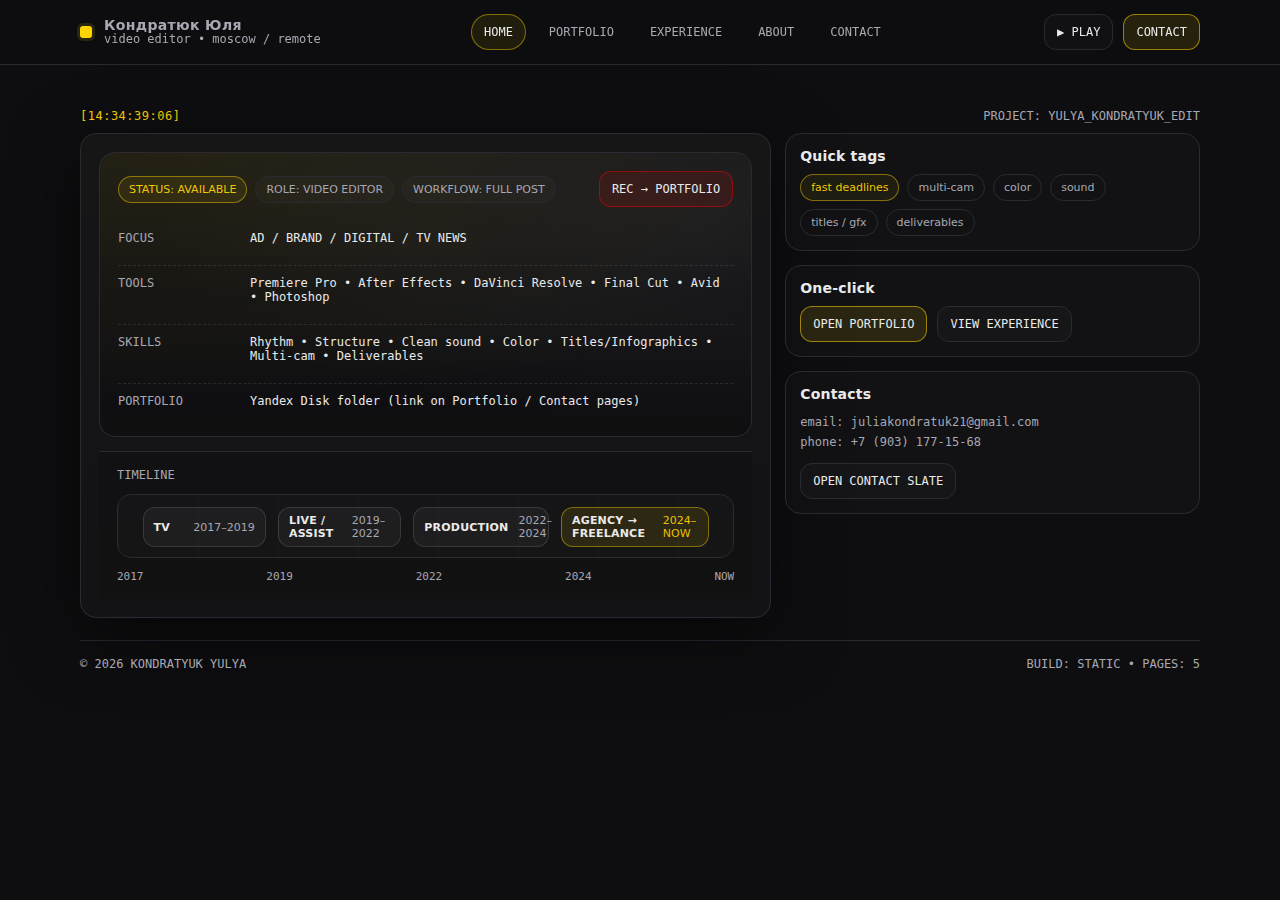
<file: index.html>
<!doctype html>
<html lang="ru">
<head>
  <meta charset="utf-8" />
  <meta name="viewport" content="width=device-width,initial-scale=1" />
  <title>Кондратюк Юля — Video Editor</title>
  <meta name="description" content="Кондратюк Юля — режиссёр монтажа / Video Editor. Реклама, имидж, digital, ТВ. Цвет, звук, графика, многокамерный монтаж." />
  <link rel="stylesheet" href="assets/css/style.css" />
</head>
<body>
  <header class="topbar">
    <div class="container nav">
      <a class="brand" href="index.html">
        <span class="dot"></span>
        <span class="stack">
          <b>Кондратюк Юля</b>
          <span class="mono">video editor • moscow / remote</span>
        </span>
      </a>

      <nav class="menu">
        <a href="index.html">HOME</a>
        <a href="portfolio.html">PORTFOLIO</a>
        <a href="experience.html">EXPERIENCE</a>
        <a href="about.html">ABOUT</a>
        <a href="contact.html">CONTACT</a>
      </nav>

      <div class="cta">
        <a class="btn" href="portfolio.html">▶ PLAY</a>
        <a class="btn primary" href="contact.html">CONTACT</a>
      </div>
    </div>
  </header>

  <main class="container page">
    <div class="headerline">
      <div class="timecode" data-timecode>[00:00:00:00]</div>
      <div class="mono" style="color:var(--muted); font-size:12px;">PROJECT: YULYA_KONDRATYUK_EDIT</div>
    </div>

    <div class="grid">
      <section class="panel">
        <div class="panel-inner">
          <div class="viewer">
            <div class="viewer-top">
              <div class="chips">
                <span class="chip accent">STATUS: AVAILABLE</span>
                <span class="chip">ROLE: VIDEO EDITOR</span>
                <span class="chip">WORKFLOW: FULL POST</span>
              </div>
              <a class="btn rec" href="portfolio.html">REC → PORTFOLIO</a>
            </div>

            <div class="viewer-main mono">
              <div class="kv">
                <div class="k">FOCUS</div>
                <div class="v">AD / BRAND / DIGITAL / TV NEWS</div>
              </div>
              <div class="kv">
                <div class="k">TOOLS</div>
                <div class="v">Premiere Pro • After Effects • DaVinci Resolve • Final Cut • Avid • Photoshop</div>
              </div>
              <div class="kv">
                <div class="k">SKILLS</div>
                <div class="v">Rhythm • Structure • Clean sound • Color • Titles/Infographics • Multi-cam • Deliverables</div>
              </div>
              <div class="kv">
                <div class="k">PORTFOLIO</div>
                <div class="v">Yandex Disk folder (link on Portfolio / Contact pages)</div>
              </div>
            </div>
          </div>

          <div class="timeline">
            <div class="tl-row">
              <div class="mono" style="font-size:12px; color:var(--muted);">TIMELINE</div>
              <div class="tl-track">
                <div class="tl-axis"></div>

                <!-- positions are % of track width -->
                <div class="clip" style="left:4%; width:20%;" data-go="experience.html">
                  <b>TV</b><span>2017–2019</span>
                </div>
                <div class="clip" style="left:26%; width:20%;" data-go="experience.html">
                  <b>LIVE / ASSIST</b><span>2019–2022</span>
                </div>
                <div class="clip" style="left:48%; width:22%;" data-go="experience.html">
                  <b>PRODUCTION</b><span>2022–2024</span>
                </div>
                <div class="clip accent" style="left:72%; width:24%;" data-go="experience.html">
                  <b>AGENCY → FREELANCE</b><span>2024–NOW</span>
                </div>
              </div>
              <div class="tl-labels">
                <span>2017</span><span>2019</span><span>2022</span><span>2024</span><span>NOW</span>
              </div>
            </div>
          </div>

        </div>
      </section>

      <aside class="side">
        <div class="block">
          <h2>Quick tags</h2>
          <div class="pills">
            <span class="pill accent">fast deadlines</span>
            <span class="pill">multi-cam</span>
            <span class="pill">color</span>
            <span class="pill">sound</span>
            <span class="pill">titles / gfx</span>
            <span class="pill">deliverables</span>
          </div>
        </div>

        <div class="block">
          <h2>One-click</h2>
          <div style="display:flex; gap:10px; flex-wrap:wrap">
            <a class="btn primary" href="portfolio.html">OPEN PORTFOLIO</a>
            <a class="btn" href="experience.html">VIEW EXPERIENCE</a>
          </div>
        </div>

        <div class="block">
          <h2>Contacts</h2>
          <div class="mono" style="font-size:12px; color:var(--muted); line-height:1.7">
            email: juliakondratuk21@gmail.com<br/>
            phone: +7 (903) 177-15-68
          </div>
          <div style="margin-top:10px; display:flex; gap:10px; flex-wrap:wrap">
            <a class="btn" href="contact.html">OPEN CONTACT SLATE</a>
          </div>
        </div>
      </aside>
    </div>

    <div class="footer mono">
      <span>© <span id="y"></span> KONDRATYUK YULYA</span>
      <span>BUILD: STATIC • PAGES: 5</span>
    </div>
  </main>

  <script src="assets/js/main.js"></script>
  <script>document.getElementById("y").textContent = new Date().getFullYear();</script>
</body>
</html>
</file>
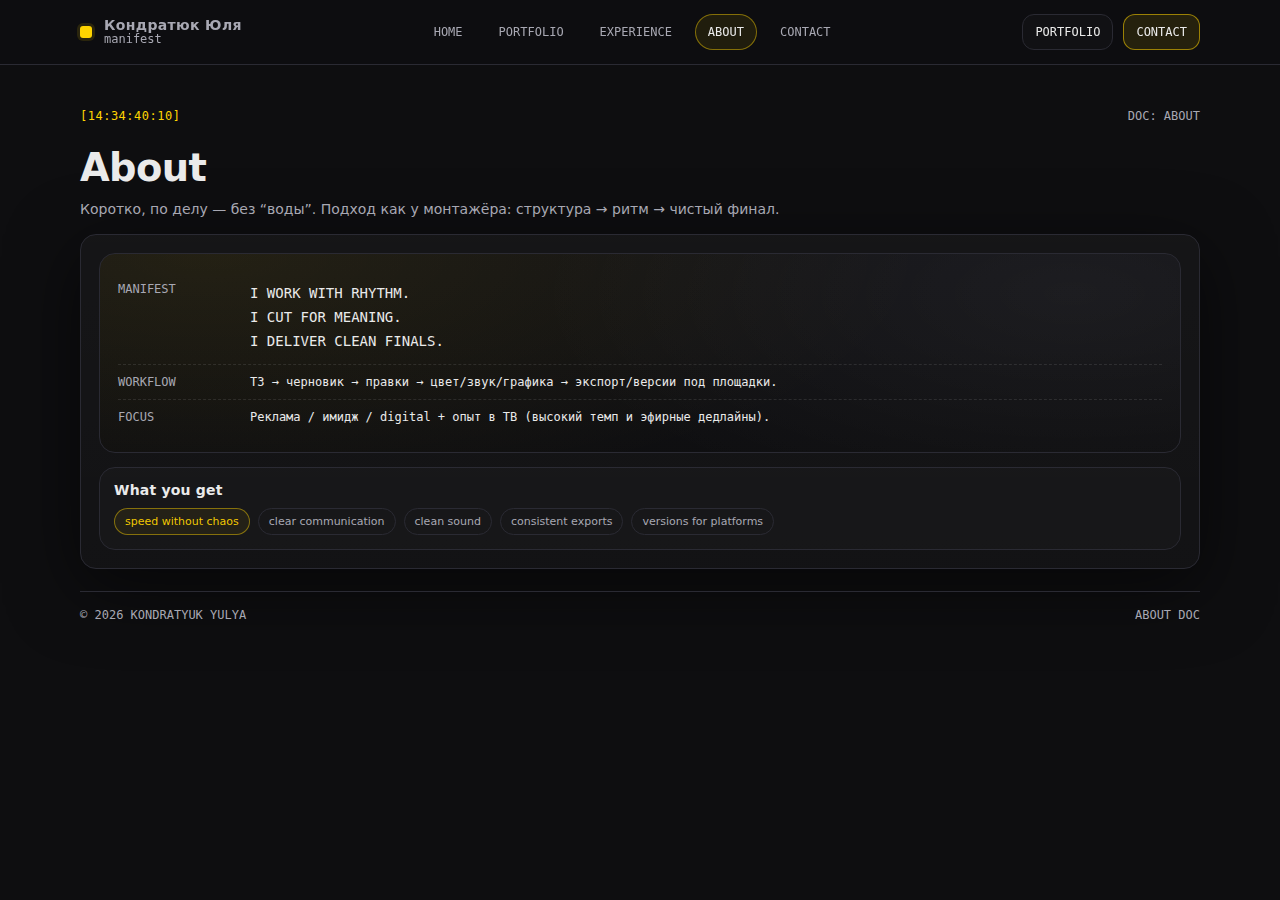
<file: about.html>
<!doctype html>
<html lang="ru">
<head>
  <meta charset="utf-8" />
  <meta name="viewport" content="width=device-width,initial-scale=1" />
  <title>About — Кондратюк Юля</title>
  <meta name="description" content="О Юле Кондратюк: подход к монтажу, принципы и workflow." />
  <link rel="stylesheet" href="assets/css/style.css" />
</head>
<body>
  <header class="topbar">
    <div class="container nav">
      <a class="brand" href="index.html">
        <span class="dot"></span>
        <span class="stack"><b>Кондратюк Юля</b><span class="mono">manifest</span></span>
      </a>
      <nav class="menu">
        <a href="index.html">HOME</a>
        <a href="portfolio.html">PORTFOLIO</a>
        <a href="experience.html">EXPERIENCE</a>
        <a href="about.html">ABOUT</a>
        <a href="contact.html">CONTACT</a>
      </nav>
      <div class="cta">
        <a class="btn" href="portfolio.html">PORTFOLIO</a>
        <a class="btn primary" href="contact.html">CONTACT</a>
      </div>
    </div>
  </header>

  <main class="container page">
    <div class="headerline">
      <div class="timecode" data-timecode>[00:00:00:00]</div>
      <div class="mono" style="color:var(--muted); font-size:12px;">DOC: ABOUT</div>
    </div>

    <div class="titleblock">
      <div>
        <h1>About</h1>
        <p class="sub">Коротко, по делу — без “воды”. Подход как у монтажёра: структура → ритм → чистый финал.</p>
      </div>
    </div>

    <section class="panel" style="margin-top:14px">
      <div class="panel-inner">
        <div class="viewer mono" style="min-height:auto">
          <div class="kv">
            <div class="k">MANIFEST</div>
            <div class="v" style="font-size:14px; color:var(--text); line-height:1.7">
              I WORK WITH RHYTHM.<br/>
              I CUT FOR MEANING.<br/>
              I DELIVER CLEAN FINALS.
            </div>
          </div>
          <div class="kv">
            <div class="k">WORKFLOW</div>
            <div class="v">
              ТЗ → черновик → правки → цвет/звук/графика → экспорт/версии под площадки.
            </div>
          </div>
          <div class="kv">
            <div class="k">FOCUS</div>
            <div class="v">
              Реклама / имидж / digital + опыт в ТВ (высокий темп и эфирные дедлайны).
            </div>
          </div>
        </div>

        <div class="block" style="margin-top:14px">
          <h2>What you get</h2>
          <div class="pills">
            <span class="pill accent">speed without chaos</span>
            <span class="pill">clear communication</span>
            <span class="pill">clean sound</span>
            <span class="pill">consistent exports</span>
            <span class="pill">versions for platforms</span>
          </div>
        </div>
      </div>
    </section>

    <div class="footer mono">
      <span>© <span id="y"></span> KONDRATYUK YULYA</span>
      <span>ABOUT DOC</span>
    </div>
  </main>

  <script src="assets/js/main.js"></script>
  <script>document.getElementById("y").textContent = new Date().getFullYear();</script>
</body>
</html>
</file>
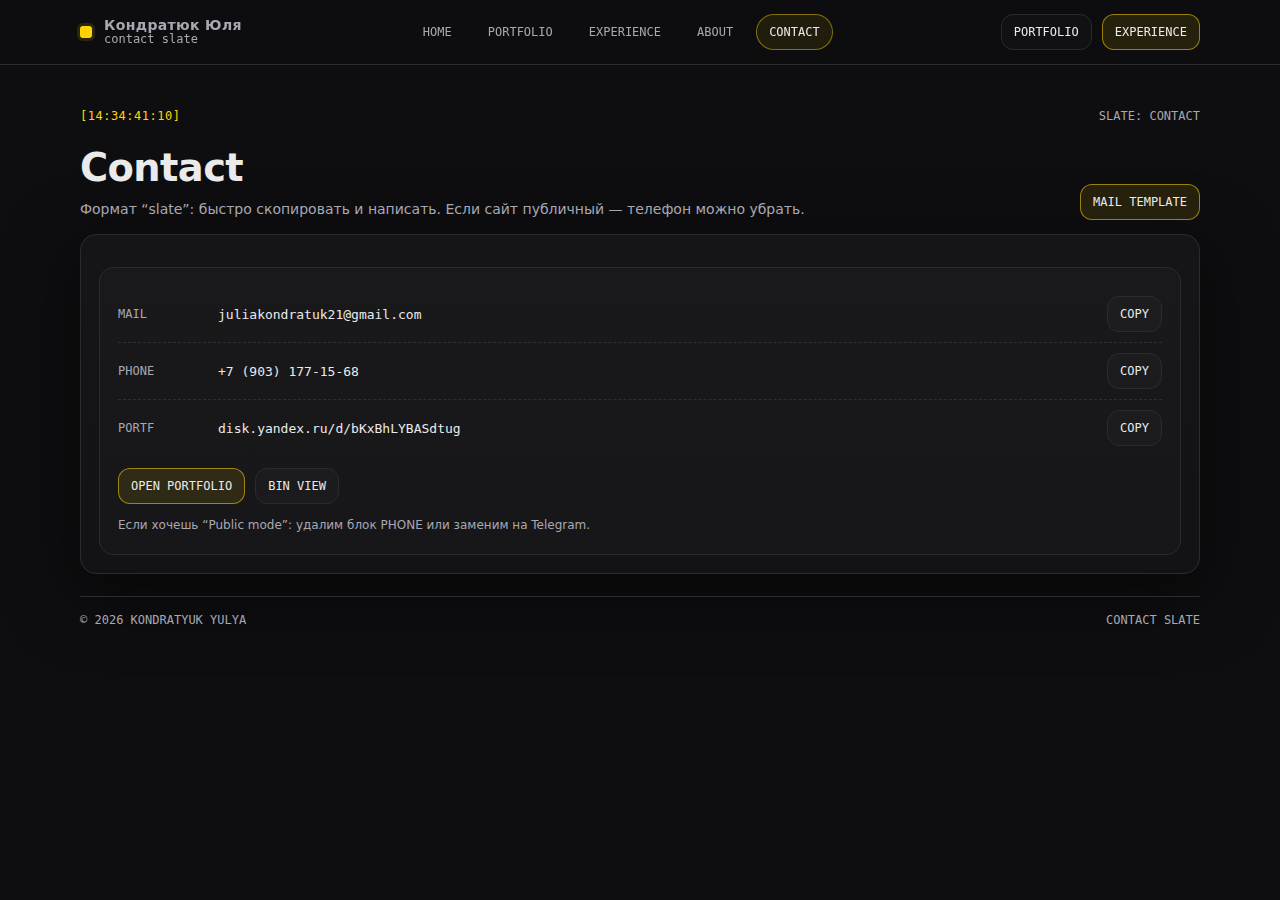
<file: contact.html>
<!doctype html>
<html lang="ru">
<head>
  <meta charset="utf-8" />
  <meta name="viewport" content="width=device-width,initial-scale=1" />
  <title>Contact — Кондратюк Юля</title>
  <meta name="description" content="Контакты Юли Кондратюк." />
  <link rel="stylesheet" href="assets/css/style.css" />
</head>
<body>
  <header class="topbar">
    <div class="container nav">
      <a class="brand" href="index.html">
        <span class="dot"></span>
        <span class="stack"><b>Кондратюк Юля</b><span class="mono">contact slate</span></span>
      </a>
      <nav class="menu">
        <a href="index.html">HOME</a>
        <a href="portfolio.html">PORTFOLIO</a>
        <a href="experience.html">EXPERIENCE</a>
        <a href="about.html">ABOUT</a>
        <a href="contact.html">CONTACT</a>
      </nav>
      <div class="cta">
        <a class="btn" href="portfolio.html">PORTFOLIO</a>
        <a class="btn primary" href="experience.html">EXPERIENCE</a>
      </div>
    </div>
  </header>

  <main class="container page">
    <div class="headerline">
      <div class="timecode" data-timecode>[00:00:00:00]</div>
      <div class="mono" style="color:var(--muted); font-size:12px;">SLATE: CONTACT</div>
    </div>

    <div class="titleblock">
      <div>
        <h1>Contact</h1>
        <p class="sub">Формат “slate”: быстро скопировать и написать. Если сайт публичный — телефон можно убрать.</p>
      </div>
      <div style="display:flex; gap:10px; flex-wrap:wrap">
        <a class="btn primary" href="mailto:juliakondratuk21@gmail.com?subject=Монтаж%20—%20запрос&body=Здравствуйте,%20Юля!%0A%0AЗадача:%20...%0AФормат:%20...%0AДедлайн:%20...%0AСсылки:%20...%0A">MAIL TEMPLATE</a>
      </div>
    </div>

    <section class="panel" style="margin-top:14px">
      <div class="panel-inner">
        <div class="slate">
          <div class="row">
            <div class="k">MAIL</div>
            <div class="v mono">juliakondratuk21@gmail.com</div>
            <button class="btn" data-copy="juliakondratuk21@gmail.com">COPY</button>
          </div>

          <div class="row">
            <div class="k">PHONE</div>
            <div class="v mono">+7 (903) 177-15-68</div>
            <button class="btn" data-copy="+79031771568">COPY</button>
          </div>

          <div class="row">
            <div class="k">PORTF</div>
            <div class="v mono">disk.yandex.ru/d/bKxBhLYBASdtug</div>
            <button class="btn" data-copy="https://disk.yandex.ru/d/bKxBhLYBASdtug">COPY</button>
          </div>

          <div style="margin-top:12px; display:flex; gap:10px; flex-wrap:wrap">
            <a class="btn primary" target="_blank" rel="noreferrer" href="https://disk.yandex.ru/d/bKxBhLYBASdtug">OPEN PORTFOLIO</a>
            <a class="btn" href="portfolio.html">BIN VIEW</a>
          </div>

          <div class="small" style="margin-top:12px">
            Если хочешь “Public mode”: удалим блок PHONE или заменим на Telegram.
          </div>
        </div>
      </div>
    </section>

    <div class="footer mono">
      <span>© <span id="y"></span> KONDRATYUK YULYA</span>
      <span>CONTACT SLATE</span>
    </div>
  </main>

  <script src="assets/js/main.js"></script>
  <script>document.getElementById("y").textContent = new Date().getFullYear();</script>
</body>
</html>
</file>
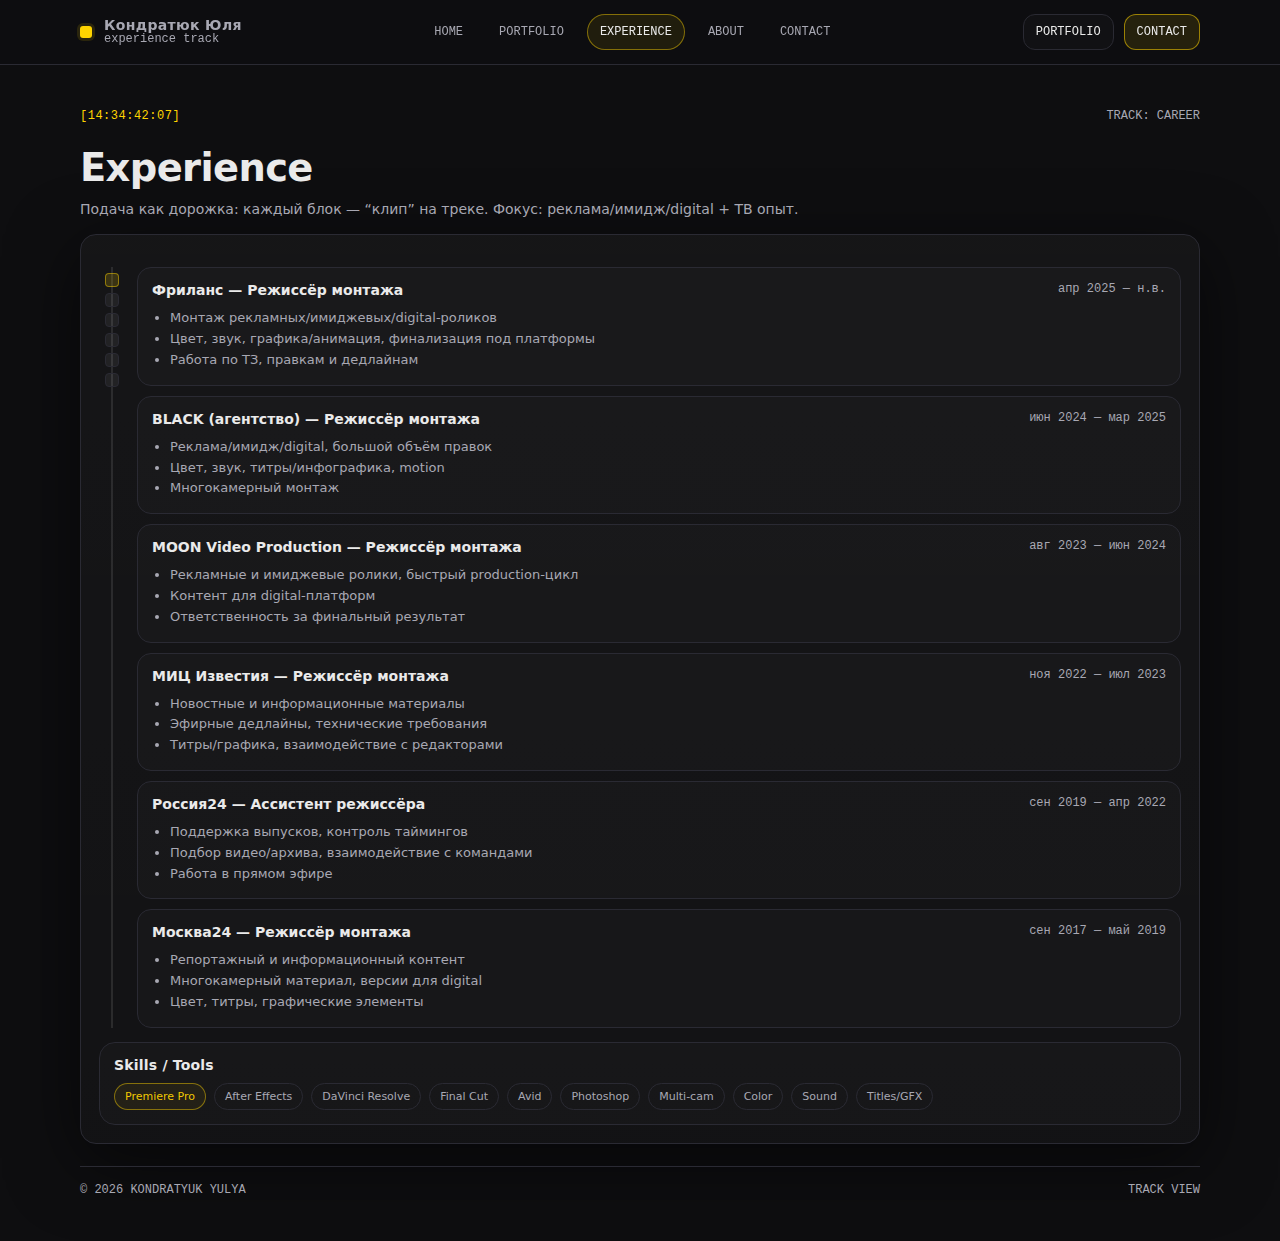
<file: experience.html>
<!doctype html>
<html lang="ru">
<head>
  <meta charset="utf-8" />
  <meta name="viewport" content="width=device-width,initial-scale=1" />
  <title>Experience — Кондратюк Юля</title>
  <meta name="description" content="Опыт Юли Кондратюк: агентства, продакшн, телевидение." />
  <link rel="stylesheet" href="assets/css/style.css" />
</head>
<body>
  <header class="topbar">
    <div class="container nav">
      <a class="brand" href="index.html">
        <span class="dot"></span>
        <span class="stack"><b>Кондратюк Юля</b><span class="mono">experience track</span></span>
      </a>
      <nav class="menu">
        <a href="index.html">HOME</a>
        <a href="portfolio.html">PORTFOLIO</a>
        <a href="experience.html">EXPERIENCE</a>
        <a href="about.html">ABOUT</a>
        <a href="contact.html">CONTACT</a>
      </nav>
      <div class="cta">
        <a class="btn" href="portfolio.html">PORTFOLIO</a>
        <a class="btn primary" href="contact.html">CONTACT</a>
      </div>
    </div>
  </header>

  <main class="container page">
    <div class="headerline">
      <div class="timecode" data-timecode>[00:00:00:00]</div>
      <div class="mono" style="color:var(--muted); font-size:12px;">TRACK: CAREER</div>
    </div>

    <div class="titleblock">
      <div>
        <h1>Experience</h1>
        <p class="sub">Подача как дорожка: каждый блок — “клип” на треке. Фокус: реклама/имидж/digital + ТВ опыт.</p>
      </div>
    </div>

    <section class="panel" style="margin-top:14px">
      <div class="panel-inner">
        <div class="track">
          <div class="rail">
            <div class="node accent"></div>
            <div class="node"></div>
            <div class="node"></div>
            <div class="node"></div>
            <div class="node"></div>
            <div class="node"></div>
          </div>

          <div class="xp">
            <div class="xp-card">
              <div class="xp-top">
                <b>Фриланс — Режиссёр монтажа</b>
                <span class="mono">апр 2025 — н.в.</span>
              </div>
              <ul class="clean">
                <li>Монтаж рекламных/имиджевых/digital-роликов</li>
                <li>Цвет, звук, графика/анимация, финализация под платформы</li>
                <li>Работа по ТЗ, правкам и дедлайнам</li>
              </ul>
            </div>

            <div class="xp-card">
              <div class="xp-top">
                <b>BLACK (агентство) — Режиссёр монтажа</b>
                <span class="mono">июн 2024 — мар 2025</span>
              </div>
              <ul class="clean">
                <li>Реклама/имидж/digital, большой объём правок</li>
                <li>Цвет, звук, титры/инфографика, motion</li>
                <li>Многокамерный монтаж</li>
              </ul>
            </div>

            <div class="xp-card">
              <div class="xp-top">
                <b>MOON Video Production — Режиссёр монтажа</b>
                <span class="mono">авг 2023 — июн 2024</span>
              </div>
              <ul class="clean">
                <li>Рекламные и имиджевые ролики, быстрый production-цикл</li>
                <li>Контент для digital-платформ</li>
                <li>Ответственность за финальный результат</li>
              </ul>
            </div>

            <div class="xp-card">
              <div class="xp-top">
                <b>МИЦ Известия — Режиссёр монтажа</b>
                <span class="mono">ноя 2022 — июл 2023</span>
              </div>
              <ul class="clean">
                <li>Новостные и информационные материалы</li>
                <li>Эфирные дедлайны, технические требования</li>
                <li>Титры/графика, взаимодействие с редакторами</li>
              </ul>
            </div>

            <div class="xp-card">
              <div class="xp-top">
                <b>Россия24 — Ассистент режиссёра</b>
                <span class="mono">сен 2019 — апр 2022</span>
              </div>
              <ul class="clean">
                <li>Поддержка выпусков, контроль таймингов</li>
                <li>Подбор видео/архива, взаимодействие с командами</li>
                <li>Работа в прямом эфире</li>
              </ul>
            </div>

            <div class="xp-card">
              <div class="xp-top">
                <b>Москва24 — Режиссёр монтажа</b>
                <span class="mono">сен 2017 — май 2019</span>
              </div>
              <ul class="clean">
                <li>Репортажный и информационный контент</li>
                <li>Многокамерный материал, версии для digital</li>
                <li>Цвет, титры, графические элементы</li>
              </ul>
            </div>
          </div>
        </div>

        <div class="block" style="margin-top:14px">
          <h2>Skills / Tools</h2>
          <div class="pills">
            <span class="pill accent">Premiere Pro</span>
            <span class="pill">After Effects</span>
            <span class="pill">DaVinci Resolve</span>
            <span class="pill">Final Cut</span>
            <span class="pill">Avid</span>
            <span class="pill">Photoshop</span>
            <span class="pill">Multi-cam</span>
            <span class="pill">Color</span>
            <span class="pill">Sound</span>
            <span class="pill">Titles/GFX</span>
          </div>
        </div>

      </div>
    </section>

    <div class="footer mono">
      <span>© <span id="y"></span> KONDRATYUK YULYA</span>
      <span>TRACK VIEW</span>
    </div>
  </main>

  <script src="assets/js/main.js"></script>
  <script>document.getElementById("y").textContent = new Date().getFullYear();</script>
</body>
</html>
</file>
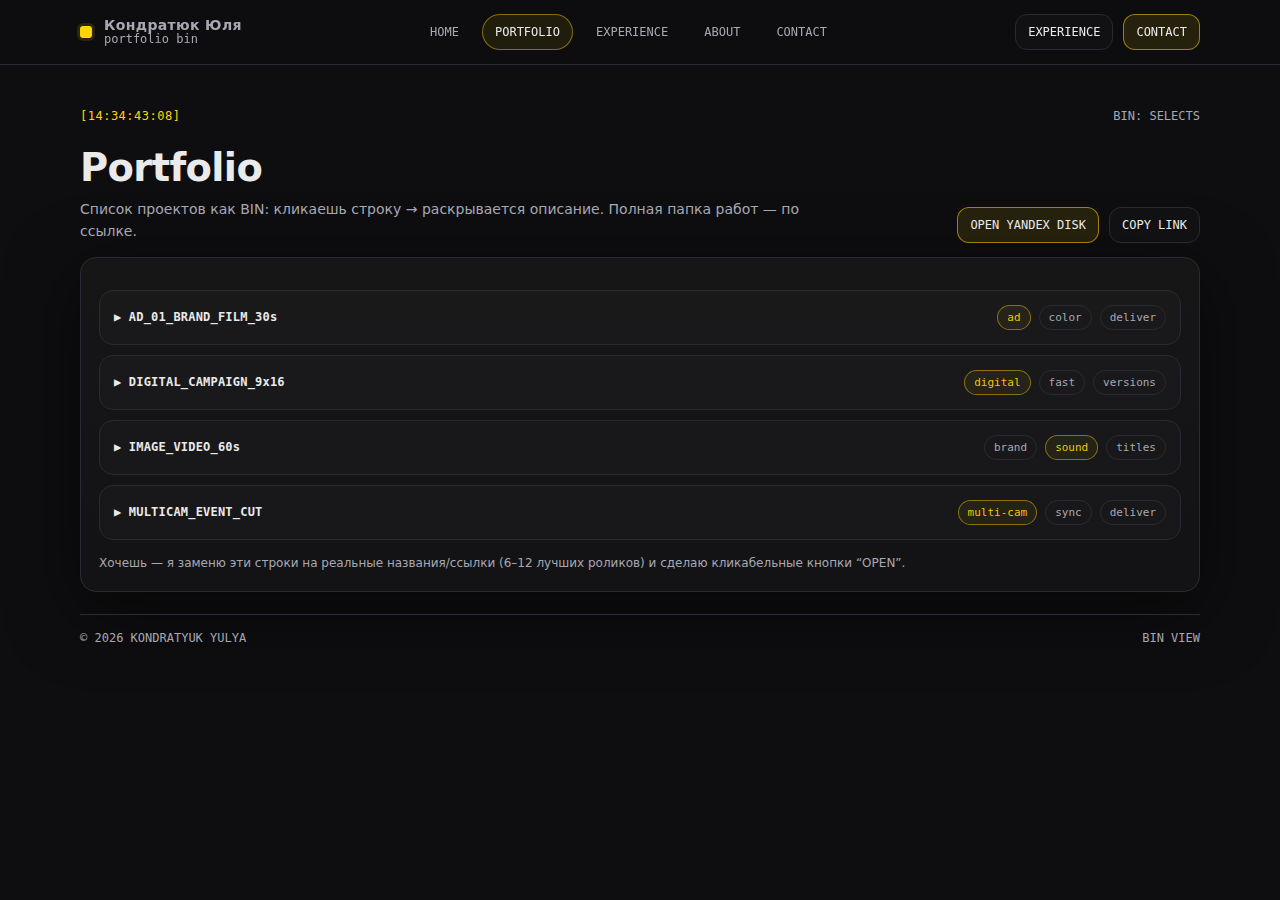
<file: portfolio.html>
<!doctype html>
<html lang="ru">
<head>
  <meta charset="utf-8" />
  <meta name="viewport" content="width=device-width,initial-scale=1" />
  <title>Portfolio — Кондратюк Юля</title>
  <meta name="description" content="Портфолио Юли Кондратюк — проекты и форматы." />
  <link rel="stylesheet" href="assets/css/style.css" />
</head>
<body>
  <header class="topbar">
    <div class="container nav">
      <a class="brand" href="index.html">
        <span class="dot"></span>
        <span class="stack"><b>Кондратюк Юля</b><span class="mono">portfolio bin</span></span>
      </a>
      <nav class="menu">
        <a href="index.html">HOME</a>
        <a href="portfolio.html">PORTFOLIO</a>
        <a href="experience.html">EXPERIENCE</a>
        <a href="about.html">ABOUT</a>
        <a href="contact.html">CONTACT</a>
      </nav>
      <div class="cta">
        <a class="btn" href="experience.html">EXPERIENCE</a>
        <a class="btn primary" href="contact.html">CONTACT</a>
      </div>
    </div>
  </header>

  <main class="container page">
    <div class="headerline">
      <div class="timecode" data-timecode>[00:00:00:00]</div>
      <div class="mono" style="color:var(--muted); font-size:12px;">BIN: SELECTS</div>
    </div>

    <div class="titleblock">
      <div>
        <h1>Portfolio</h1>
        <p class="sub">Список проектов как BIN: кликаешь строку → раскрывается описание. Полная папка работ — по ссылке.</p>
      </div>
      <div style="display:flex; gap:10px; flex-wrap:wrap">
        <a class="btn primary" target="_blank" rel="noreferrer" href="https://disk.yandex.ru/d/bKxBhLYBASdtug">OPEN YANDEX DISK</a>
        <button class="btn" data-copy="https://disk.yandex.ru/d/bKxBhLYBASdtug">COPY LINK</button>
      </div>
    </div>

    <section class="panel" style="margin-top:14px">
      <div class="panel-inner">
        <div class="bin">

          <div class="bin-item" data-bin>
            <div class="bin-head mono" data-bin-head>
              <b>▶ AD_01_BRAND_FILM_30s</b>
              <div class="right">
                <span class="tag accent">ad</span>
                <span class="tag">color</span>
                <span class="tag">deliver</span>
              </div>
            </div>
            <div class="bin-body">
              Роль: режиссёр монтажа. Задачи: структура, темп, чистка звука, базовая графика, финальный экспорт под площадки. Формат: 16:9 / 1:1 / 9:16 версии.
            </div>
          </div>

          <div class="bin-item" data-bin>
            <div class="bin-head mono" data-bin-head>
              <b>▶ DIGITAL_CAMPAIGN_9x16</b>
              <div class="right">
                <span class="tag accent">digital</span>
                <span class="tag">fast</span>
                <span class="tag">versions</span>
              </div>
            </div>
            <div class="bin-body">
              Серия коротких роликов: быстрый цикл, много правок, версии под разные длительности. Акцент на удержание и ритм.
            </div>
          </div>

          <div class="bin-item" data-bin>
            <div class="bin-head mono" data-bin-head>
              <b>▶ IMAGE_VIDEO_60s</b>
              <div class="right">
                <span class="tag">brand</span>
                <span class="tag accent">sound</span>
                <span class="tag">titles</span>
              </div>
            </div>
            <div class="bin-body">
              Имиджевый ролик: сборка истории, работа со звуком, титры/инфографика, финальный мастер.
            </div>
          </div>

          <div class="bin-item" data-bin>
            <div class="bin-head mono" data-bin-head>
              <b>▶ MULTICAM_EVENT_CUT</b>
              <div class="right">
                <span class="tag accent">multi-cam</span>
                <span class="tag">sync</span>
                <span class="tag">deliver</span>
              </div>
            </div>
            <div class="bin-body">
              Многокамерный монтаж: синхронизация, сборка, чистка, версии для digital.
            </div>
          </div>

        </div>

        <div class="small" style="margin-top:14px">
          Хочешь — я заменю эти строки на реальные названия/ссылки (6–12 лучших роликов) и сделаю кликабельные кнопки “OPEN”.
        </div>
      </div>
    </section>

    <div class="footer mono">
      <span>© <span id="y"></span> KONDRATYUK YULYA</span>
      <span>BIN VIEW</span>
    </div>
  </main>

  <script src="assets/js/main.js"></script>
  <script>document.getElementById("y").textContent = new Date().getFullYear();</script>
</body>
</html>
</file>
<file: assets/css/style.css>
:root{
  --bg:#0e0e10;
  --panel:#141418;
  --panel2:#101015;
  --text:#eaeaea;
  --muted:#a8a8b3;
  --stroke:#2a2a33;

  /* accent (таймкод/маркер) */
  --accent:#ffd400;   /* можно заменить на #e10600 (REC) */
  --danger:#e10600;

  --r:16px;
  --max:1120px;
  --shadow: 0 18px 70px rgba(0,0,0,.55);
}

*{box-sizing:border-box}
html,body{height:100%}
body{
  margin:0;
  background: var(--bg);
  color: var(--text);
  font-family: Inter, system-ui, -apple-system, Segoe UI, Roboto, Arial, sans-serif;
  overflow-x:hidden;
}

a{color:inherit;text-decoration:none}
.container{width:min(var(--max), calc(100% - 40px)); margin:0 auto}

/* === Topbar === */
.topbar{
  position:sticky; top:0; z-index:50;
  background: rgba(14,14,16,.88);
  border-bottom:1px solid var(--stroke);
  backdrop-filter: blur(10px);
}
.nav{
  display:flex; align-items:center; justify-content:space-between;
  gap:16px; flex-wrap:wrap;
  padding:14px 0;
}

.brand{
  display:flex; align-items:center; gap:12px;
}
.dot{
  width:12px;height:12px;border-radius:3px;
  background: var(--accent);
  box-shadow: 0 0 0 3px rgba(255,212,0,.12);
}
.brand .stack{line-height:1.05}
.brand b{display:block; font-size:14px; letter-spacing:.35px}
.brand span{display:block; font-size:12px; color:var(--muted)}

.menu{
  display:flex; gap:10px; flex-wrap:wrap;
  font-family: ui-monospace, SFMono-Regular, Menlo, Monaco, Consolas, "JetBrains Mono", monospace;
  font-size:12px;
}
.menu a{
  padding:10px 12px;
  border-radius: 999px;
  border:1px solid transparent;
  color:var(--muted);
}
.menu a:hover{
  color:var(--text);
  border-color: var(--stroke);
  background: rgba(255,255,255,.03);
}
.menu a.active{
  color: var(--text);
  border-color: rgba(255,212,0,.45);
  background: rgba(255,212,0,.08);
}

.cta{display:flex; gap:10px; flex-wrap:wrap}
.btn{
  display:inline-flex; align-items:center; justify-content:center; gap:10px;
  padding:10px 12px;
  border-radius: 12px;
  border:1px solid var(--stroke);
  background: rgba(255,255,255,.02);
  color:var(--text);
  font-family: ui-monospace, SFMono-Regular, Menlo, Monaco, Consolas, "JetBrains Mono", monospace;
  font-size:12px;
  cursor:pointer;
  transition:.15s ease;
}
.btn:hover{transform: translateY(-1px); background: rgba(255,255,255,.04)}
.btn.primary{
  border-color: rgba(255,212,0,.55);
  background: rgba(255,212,0,.10);
}
.btn.rec{
  border-color: rgba(225,6,0,.55);
  background: rgba(225,6,0,.12);
}

/* === Page head === */
.page{
  padding: 26px 0 44px;
}
.headerline{
  display:flex; align-items:center; justify-content:space-between;
  gap:16px; flex-wrap:wrap;
  padding: 18px 0 10px;
}
.timecode{
  font-family: ui-monospace, SFMono-Regular, Menlo, Monaco, Consolas, "JetBrains Mono", monospace;
  color: var(--accent);
  letter-spacing:.5px;
  font-size:12px;
  user-select:none;
}
.titleblock{
  display:flex; align-items:flex-end; justify-content:space-between;
  gap:14px; flex-wrap:wrap;
  padding: 12px 0 0;
}
h1{
  margin:0;
  font-size: clamp(26px, 3vw, 42px);
  letter-spacing:-.6px;
}
.sub{
  margin:8px 0 0;
  color:var(--muted);
  max-width: 86ch;
  line-height:1.6;
  font-size:14px;
}

/* === Panels === */
.panel{
  background: linear-gradient(180deg, rgba(255,255,255,.03), rgba(255,255,255,.02));
  border:1px solid var(--stroke);
  border-radius: var(--r);
  box-shadow: var(--shadow);
  overflow:hidden;
}
.panel-inner{ padding:18px; }

.grid{
  display:grid;
  grid-template-columns: 1.25fr .75fr;
  gap:14px;
  align-items:stretch;
}
@media (max-width:980px){ .grid{grid-template-columns:1fr} }

.mono{
  font-family: ui-monospace, SFMono-Regular, Menlo, Monaco, Consolas, "JetBrains Mono", monospace;
}

.viewer{
  background: radial-gradient(1200px 420px at 10% 0%, rgba(255,212,0,.08), transparent 60%),
              radial-gradient(900px 380px at 90% 20%, rgba(255,255,255,.05), transparent 60%),
              linear-gradient(180deg, rgba(16,16,21,.75), rgba(14,14,16,.85));
  border:1px solid var(--stroke);
  border-radius: var(--r);
  padding:18px;
  position:relative;
  min-height: 260px;
}
.viewer-top{
  display:flex; align-items:center; justify-content:space-between; gap:12px; flex-wrap:wrap;
  margin-bottom:14px;
}
.chips{display:flex; gap:8px; flex-wrap:wrap}
.chip{
  font-size:11px;
  padding:6px 10px;
  border:1px solid var(--stroke);
  border-radius: 999px;
  color:var(--muted);
  background: rgba(255,255,255,.02);
}
.chip.accent{
  border-color: rgba(255,212,0,.45);
  color: rgba(255,212,0,.95);
  background: rgba(255,212,0,.08);
}
.viewer-main{
  display:grid;
  grid-template-columns: 1fr;
  gap:10px;
}
.kv{
  display:grid;
  grid-template-columns: 120px 1fr;
  gap:12px;
  padding:10px 0;
  border-top:1px dashed rgba(255,255,255,.10);
}
.kv:first-of-type{border-top:none}
.kv .k{color:var(--muted); font-size:12px}
.kv .v{font-size:12px}

.side{
  display:flex;
  flex-direction:column;
  gap:14px;
}
.block{
  border:1px solid var(--stroke);
  border-radius: var(--r);
  padding:14px;
  background: rgba(255,255,255,.02);
}
.block h2{
  margin:0 0 10px;
  font-size:14px;
  letter-spacing:.2px;
}
.pills{display:flex;flex-wrap:wrap;gap:8px}
.pill{
  font-size:11px;
  padding:6px 10px;
  border:1px solid var(--stroke);
  border-radius: 999px;
  color:var(--muted);
}
.pill.accent{
  border-color: rgba(255,212,0,.45);
  color: rgba(255,212,0,.95);
  background: rgba(255,212,0,.06);
}

/* === Timeline === */
.timeline{
  margin-top:14px;
  padding:16px 18px;
  border-top:1px solid var(--stroke);
  background: rgba(0,0,0,.10);
}
.tl-row{
  display:grid;
  grid-template-columns: 1fr;
  gap:12px;
}
.tl-track{
  position:relative;
  height: 64px;
  border:1px solid var(--stroke);
  border-radius: 14px;
  background: rgba(255,255,255,.02);
  overflow:hidden;
}
.tl-axis{
  position:absolute; inset:0;
  background:
    linear-gradient(90deg, rgba(255,255,255,.04) 1px, transparent 1px) 0 0 / 80px 100%;
  opacity:.7;
}
.clip{
  position:absolute; top:12px; height:40px;
  border-radius: 12px;
  border:1px solid rgba(255,255,255,.12);
  background: rgba(255,255,255,.04);
  display:flex; align-items:center; justify-content:space-between;
  padding:0 10px;
  gap:10px;
  cursor:pointer;
  transition:.12s ease;
}
.clip:hover{ transform: translateY(-1px); background: rgba(255,255,255,.06); }
.clip b{ font-size:11px; letter-spacing:.2px; color:var(--text); }
.clip span{ font-size:11px; color:var(--muted); }

.clip.accent{
  border-color: rgba(255,212,0,.42);
  background: rgba(255,212,0,.10);
}
.clip.accent span{ color: rgba(255,212,0,.92); }

.tl-labels{
  display:flex; justify-content:space-between; gap:10px;
  color:var(--muted);
  font-size:11px;
  font-family: ui-monospace, SFMono-Regular, Menlo, Monaco, Consolas, "JetBrains Mono", monospace;
}

/* === Portfolio bin list === */
.bin{
  margin-top:14px;
  display:flex;
  flex-direction:column;
  gap:10px;
}
.bin-item{
  border:1px solid var(--stroke);
  border-radius: 14px;
  background: rgba(255,255,255,.02);
  overflow:hidden;
}
.bin-head{
  display:flex; align-items:center; justify-content:space-between;
  gap:12px; flex-wrap:wrap;
  padding:14px;
  cursor:pointer;
}
.bin-head b{ font-size:12px; letter-spacing:.2px; }
.bin-head .right{
  display:flex; gap:8px; flex-wrap:wrap; align-items:center;
  color:var(--muted);
  font-size:11px;
}
.bin-body{
  display:none;
  border-top:1px dashed rgba(255,255,255,.10);
  padding:14px;
  color:var(--muted);
  line-height:1.6;
  font-size:13px;
}
.bin-item.open .bin-body{ display:block; }
.tag{ padding:5px 9px; border:1px solid var(--stroke); border-radius:999px; font-size:11px; }
.tag.accent{ border-color: rgba(255,212,0,.45); color: rgba(255,212,0,.95); background: rgba(255,212,0,.06); }

/* === Experience track === */
.track{
  margin-top:14px;
  display:grid;
  grid-template-columns: 26px 1fr;
  gap:12px;
}
.rail{
  position:relative;
}
.rail:before{
  content:"";
  position:absolute; left:12px; top:0; bottom:0;
  width:2px;
  background: rgba(255,255,255,.10);
}
.node{
  width:14px;height:14px;border-radius:4px;
  background: rgba(255,255,255,.06);
  border:1px solid var(--stroke);
  position:relative; left:6px;
  margin-top: 6px;
}
.node.accent{ background: rgba(255,212,0,.16); border-color: rgba(255,212,0,.45); }

.xp{
  display:flex; flex-direction:column; gap:10px;
}
.xp-card{
  border:1px solid var(--stroke);
  border-radius: 14px;
  background: rgba(255,255,255,.02);
  padding:14px;
}
.xp-top{
  display:flex; justify-content:space-between; gap:10px; flex-wrap:wrap;
}
.xp-top b{ font-size:14px }
.xp-top span{ color:var(--muted); font-size:12px }
ul.clean{
  margin:10px 0 0;
  padding-left:18px;
  color:var(--muted);
  line-height:1.6;
  font-size:13px;
}

/* === Contact slate === */
.slate{
  margin-top:14px;
  border:1px solid var(--stroke);
  border-radius: 14px;
  background: rgba(255,255,255,.02);
  padding:18px;
}
.row{
  display:grid;
  grid-template-columns: 90px 1fr auto;
  gap:10px;
  padding:10px 0;
  border-top:1px dashed rgba(255,255,255,.10);
  align-items:center;
}
.row:first-child{border-top:none}
.row .k{ color:var(--muted); font-size:12px; font-family: ui-monospace, SFMono-Regular, Menlo, Monaco, Consolas, "JetBrains Mono", monospace; }
.row .v{ font-size:13px; }
.small{ font-size:12px; color:var(--muted); line-height:1.6; }

/* footer */
.footer{
  margin-top:22px;
  padding-top:16px;
  border-top:1px solid var(--stroke);
  color:var(--muted);
  font-size:12px;
  display:flex;
  justify-content:space-between;
  gap:12px;
  flex-wrap:wrap;
}
</file>
